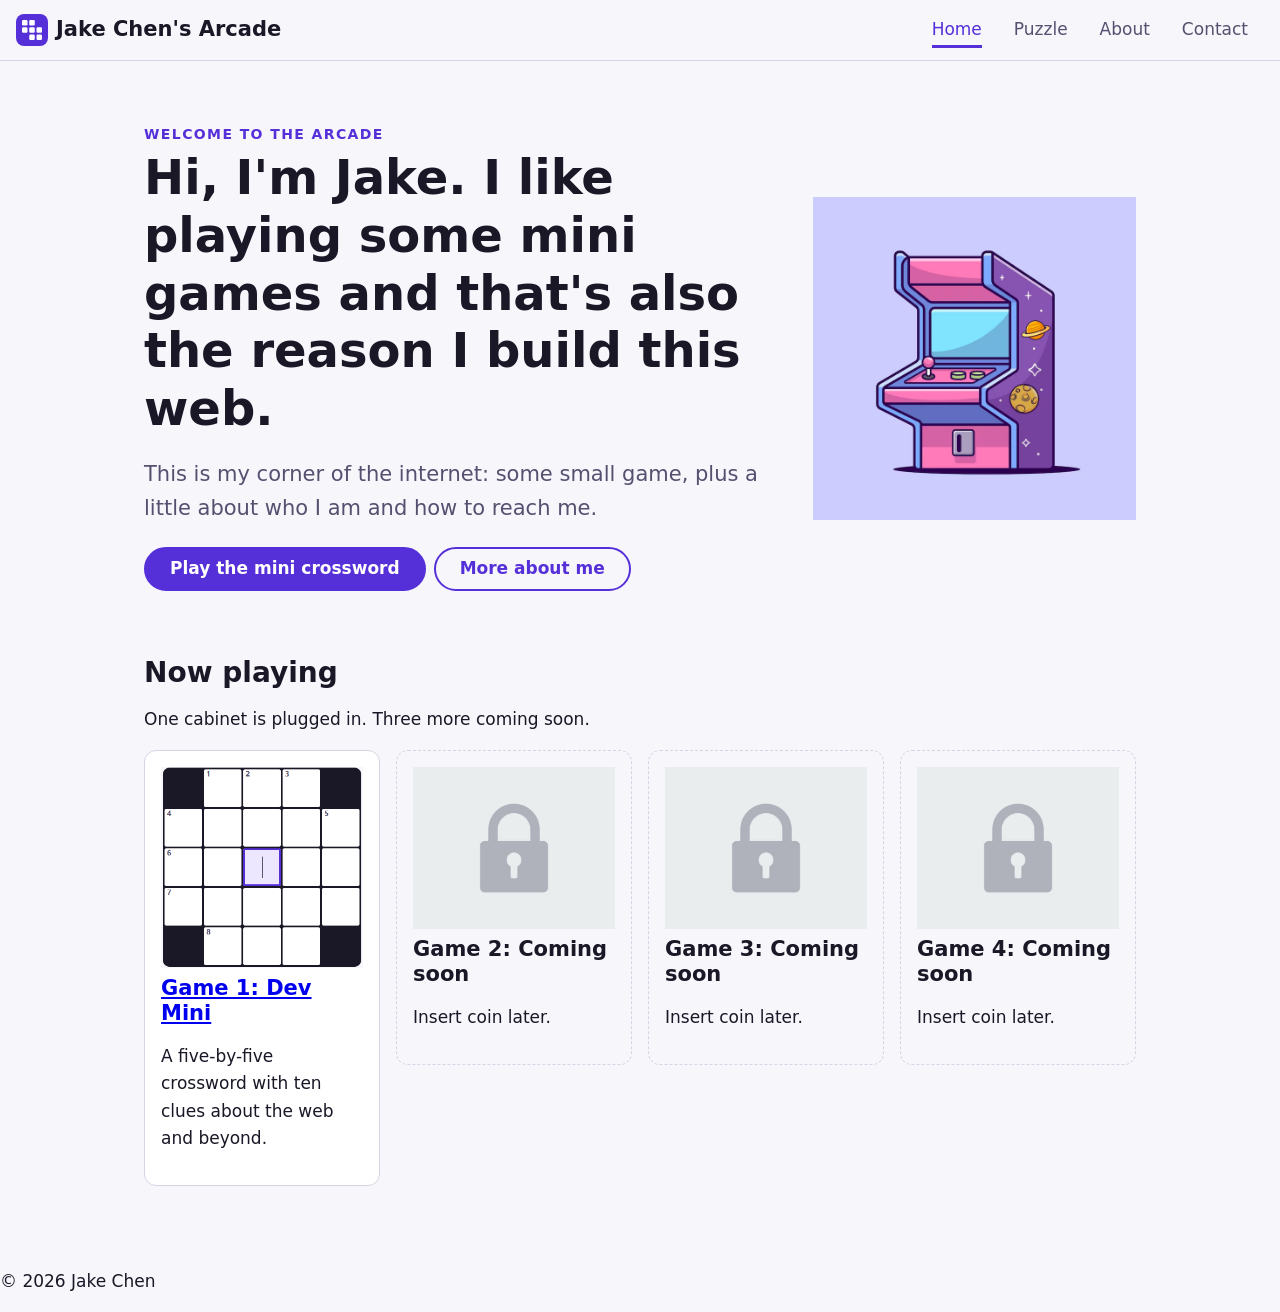
<file: index.html>
<!DOCTYPE html>
<html lang="en">
<head>
  <meta charset="utf-8">
  <meta name="viewport" content="width=device-width, initial-scale=1">
  <meta name="description" content="Jake Chen's arcade.">
  <title>Jake Chen · landing</title>
  <link rel="icon" href="images/favicon.svg" type="image/svg+xml">
  <link rel="stylesheet" href="common.css">
  <link rel="stylesheet" href="home.css">
</head>
<body>
  <header class="site-header">
    <a class="brand" href="./"><img src="images/favicon.svg" width="32" height="32" alt=""> Jake Chen's Arcade</a>
    <nav class="site-nav" aria-label="Main">
      <ul class="nav-list">
        <li><a class="nav-link" href="./index.html" aria-current="page">Home</a></li>
        <li><a class="nav-link" href="game/game.html">Puzzle</a></li>
        <li><a class="nav-link" href="about/about.html">About</a></li>
        <li><a class="nav-link" href="contact/contact.html">Contact</a></li>
      </ul>
    </nav>
  </header>

  <main class="container">
    <section class="hero">
      <div>
        <p class="eyebrow">Welcome to the arcade</p>
        <h1 id="hero-heading">Hi, I'm Jake. I like playing some mini games and that's also the reason I build this web.</h1>
        <p class="lead">This is my corner of the internet: some small game, plus a little about who I am and how to reach me.</p>
        <p class="hero__buttons">
          <a class="button" href="game/game.html">Play the mini crossword</a>
          <a class="button button--secondary" href="about/about.html">More about me</a>
        </p>
      </div>
      <img class="hero__art" src="images/arcade-carbinet.avif" width="320" height="420" alt="">
    </section>

    <section aria-labelledby="games-heading">
      <h2 id="games-heading">Now playing</h2>
      <p>One cabinet is plugged in. Three more coming soon.</p>

      <ul class="card-grid">
        <li>
          <article class="card">
            <img src="images/crossword-preview.png" width="240" height="150" alt="">
            <h3><a href="game/game.html">Game 1: Dev Mini</a></h3>
            <p>A five-by-five crossword with ten clues about the web and beyond.</p>
          </article>
        </li>
        <li>
          <article class="card card--locked">
            <img src="images/locked.jpg" width="240" height="150" alt="">
            <h3>Game 2: Coming soon</h3>
            <p>Insert coin later.</p>
          </article>
        </li>
        <li>
          <article class="card card--locked">
            <img src="images/locked.jpg" width="240" height="150" alt="">
            <h3>Game 3: Coming soon</h3>
            <p>Insert coin later.</p>
          </article>
        </li>
        <li>
          <article class="card card--locked">
            <img src="images/locked.jpg" width="240" height="150" alt="">
            <h3>Game 4: Coming soon</h3>
            <p>Insert coin later.</p>
          </article>
        </li>
      </ul>
    </section>
  </main>
  <footer class="site-footer">
  <p>© 2026 Jake Chen</p>
</footer>
</body>
</html>
</file>
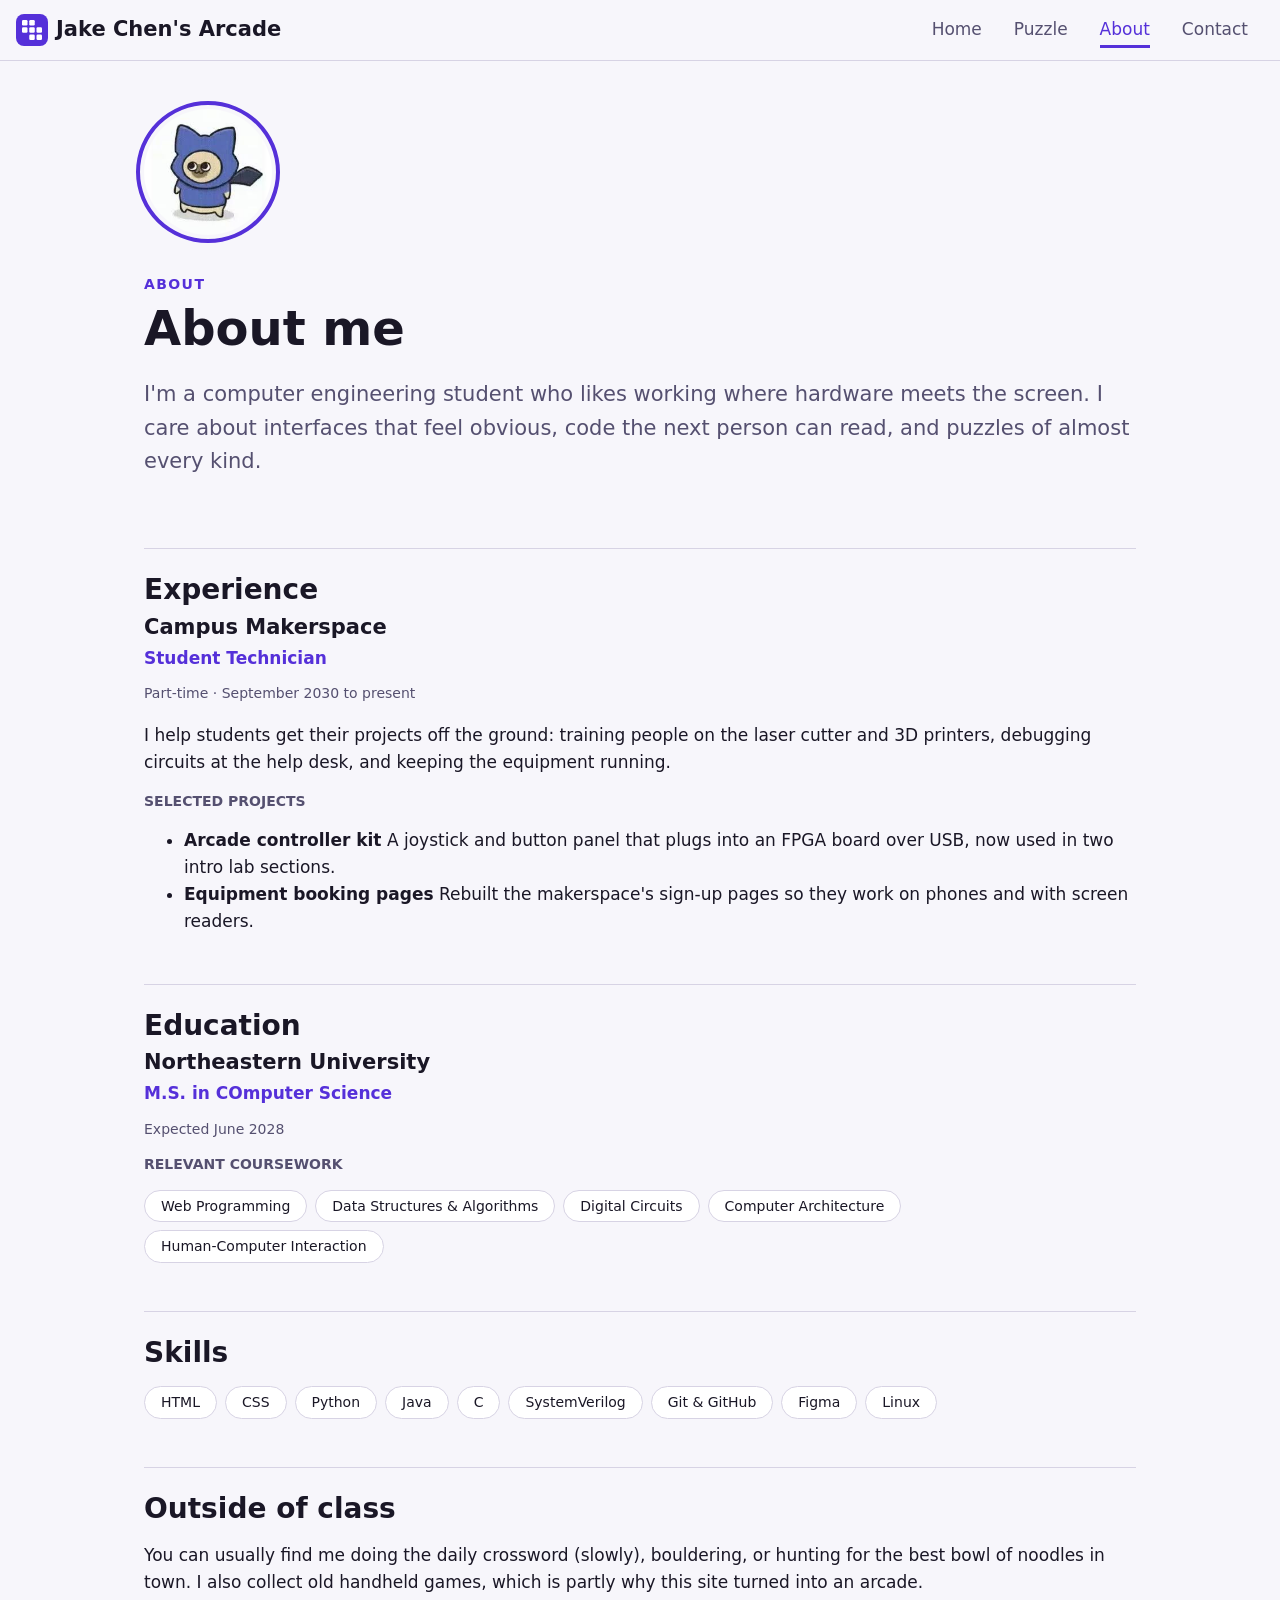
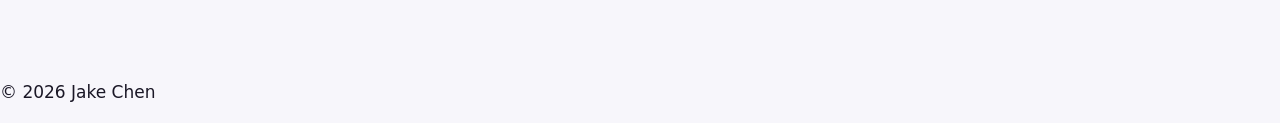
<file: about/about.html>
<!DOCTYPE html>
<html lang="en">
<head>
  <meta charset="utf-8">
  <meta name="viewport" content="width=device-width, initial-scale=1">
  <meta name="description" content="Jake Chen's arcade.">
  <title>Jake Chen · about</title>
  <link rel="icon" href="../images/favicon.svg" type="image/svg+xml">
  <link rel="stylesheet" href="../common.css">
  <link rel="stylesheet" href="about.css">
  
</head>
<body>
  <header class="site-header">
    <a class="brand" href="../"><img src="../images/favicon.svg" width="32" height="32" alt=""> Jake Chen's Arcade</a>
    <nav class="site-nav" aria-label="Main">
      <ul class="nav-list">
        <li><a class="nav-link" href="../index.html">Home</a></li>
        <li><a class="nav-link" href="../game/game.html">Puzzle</a></li>
        <li><a class="nav-link" href="./about.html" aria-current="page">About</a></li>
        <li><a class="nav-link" href="../contact/contact.html">Contact</a></li>
      </ul>
    </nav>
  </header>

  <main class="container">
    <div class="intro">
      <img class="intro__photo" src="../images/images.jpg" width="160" height="160" alt="Illustrated portrait of Jake Chen">
      <div>
        <p class="eyebrow">About</p>
        <h1>About me</h1>
        <p class="lead">I'm a computer engineering student who likes working where hardware meets the screen. I care about interfaces that feel obvious, code the next person can read, and puzzles of almost every kind.</p>
      </div>
    </div>

    <section class="block" aria-labelledby="experience-heading">
      <h2 id="experience-heading">Experience</h2>
      <article>
        <h3>Campus Makerspace</h3>
        <h4>Student Technician</h4>
        <p class="meta">Part-time · September 2030 to present</p>
        <p>I help students get their projects off the ground: training people on the laser cutter and 3D printers, debugging circuits at the help desk, and keeping the equipment running.</p>

        <h5>Selected projects</h5>
        <ul>
          <li><h6>Arcade controller kit</h6> A joystick and button panel that plugs into an FPGA board over USB, now used in two intro lab sections.</li>
          <li><h6>Equipment booking pages</h6> Rebuilt the makerspace's sign-up pages so they work on phones and with screen readers.</li>
        </ul>
      </article>
    </section>

    <section class="block" aria-labelledby="education-heading">
      <h2 id="education-heading">Education</h2>
      <article>
        <h3>Northeastern University</h3>
        <h4>M.S. in COmputer Science</h4>
        <p class="meta">Expected June 2028</p>
        <h5>Relevant coursework</h5>
        <ul class="tags">
          <li>Web Programming</li>
          <li>Data Structures &amp; Algorithms</li>
          <li>Digital Circuits</li>
          <li>Computer Architecture</li>
          <li>Human-Computer Interaction</li>
        </ul>
      </article>
    </section>

    <section class="block" aria-labelledby="skills-heading">
      <h2 id="skills-heading">Skills</h2>
      <ul class="tags">
        <li>HTML</li>
        <li>CSS</li>
        <li>Python</li>
        <li>Java</li>
        <li>C</li>
        <li>SystemVerilog</li>
        <li>Git &amp; GitHub</li>
        <li>Figma</li>
        <li>Linux</li>
      </ul>
    </section>

    <section class="block" aria-labelledby="outside-heading">
      <h2 id="outside-heading">Outside of class</h2>
      <p>You can usually find me doing the daily crossword (slowly), bouldering, or hunting for the best bowl of noodles in town. I also collect old handheld games, which is partly why this site turned into an arcade.</p>
    </section>
  </main>
  <footer class="site-footer">
  <p>© 2026 Jake Chen</p>
</footer>
</body>
</html>
</file>
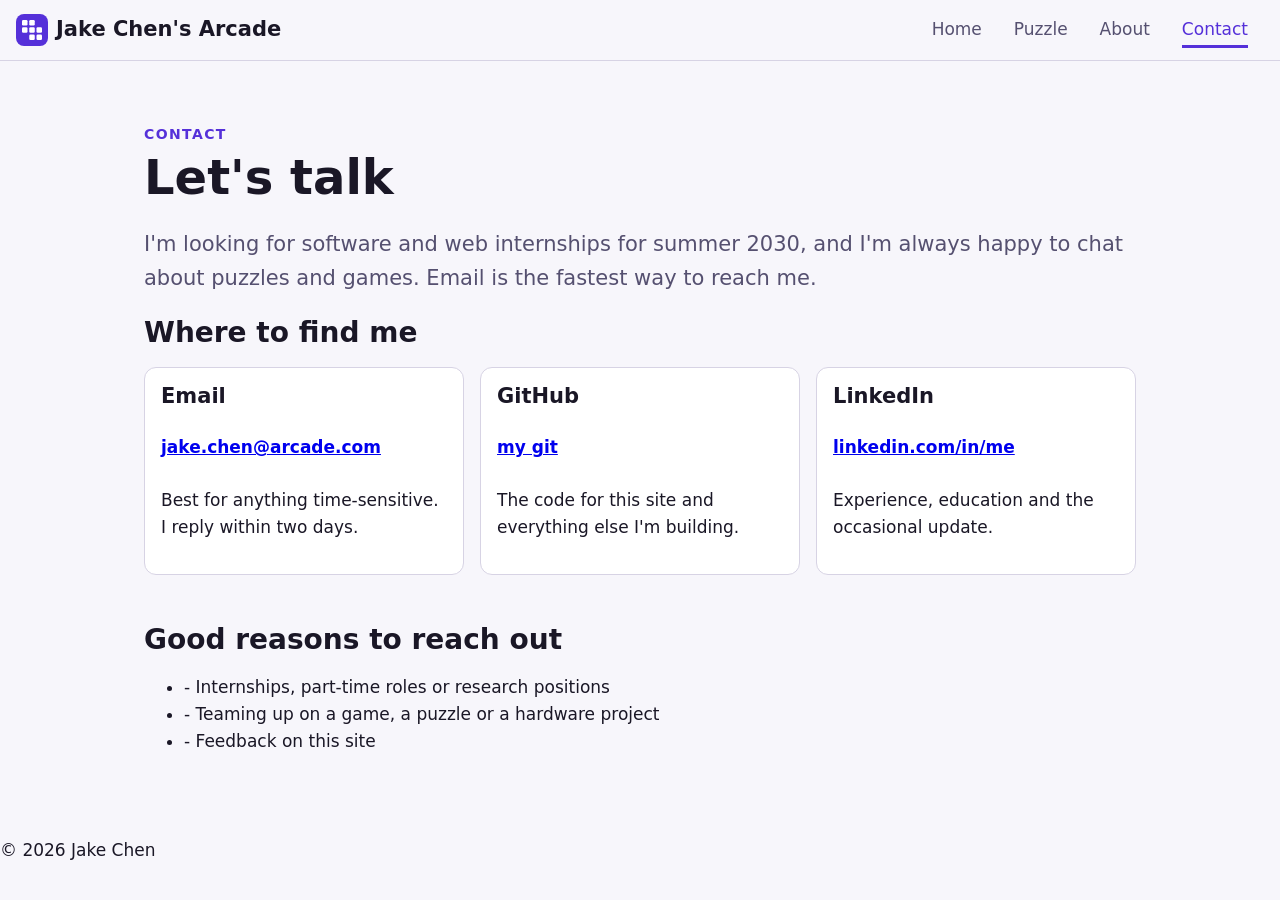
<file: contact/contact.html>
<!DOCTYPE html>
<html lang="en">
<head>
  <meta charset="utf-8">
  <meta name="viewport" content="width=device-width, initial-scale=1">
  <meta name="description" content="Jake Chen's arcade.">
  <title>Jake Chen · contact</title>
  <link rel="icon" href="../images/favicon.svg" type="image/svg+xml">
  <link rel="stylesheet" href="../common.css">
  <link rel="stylesheet" href="contact.css">
  
</head>
<body>
  <header class="site-header">
    <a class="brand" href="../"><img src="../images/favicon.svg" width="32" height="32" alt=""> Jake Chen's Arcade</a>
    <nav class="site-nav" aria-label="Main">
      <ul class="nav-list">
        <li><a class="nav-link" href="../index.html">Home</a></li>
        <li><a class="nav-link" href="../game/game.html">Puzzle</a></li>
        <li><a class="nav-link" href="../about/about.html">About</a></li>
        <li><a class="nav-link" href="./contact.html" aria-current="page">Contact</a></li>
      </ul>
    </nav>
  </header>

  <main class="container">
    <p class="eyebrow">Contact</p>
    <h1>Let's talk</h1>
    <p class="lead">I'm looking for software and web internships for summer 2030, and I'm always happy to chat about puzzles and games. Email is the fastest way to reach me.</p>

    <section aria-labelledby="channels-heading">
      <h2 id="channels-heading">Where to find me</h2>
      <ul class="card-grid">
        <li class="card">
          <h3>Email</h3>
          <p><a href="mailto:jake.chen@arcade.com">jake.chen@arcade.com</a></p>
          <p>Best for anything time-sensitive. I reply within two days.</p>
        </li>
        <li class="card">
          <h3>GitHub</h3>
          <p><a href="https://github.com/RyugajouNanana/HW1_The_Arcade.git">my git</a></p>
          <p>The code for this site and everything else I'm building.</p>
        </li>
        <li class="card">
          <h3>LinkedIn</h3>
          <p><a href="https://www.linkedin.com/in/me">linkedin.com/in/me</a></p>
          <p>Experience, education and the occasional update.</p>
        </li>
      </ul>
    </section>

    <section class="reasons" aria-labelledby="reasons-heading">
      <h2 id="reasons-heading">Good reasons to reach out</h2>
      <ul>
        <li>- Internships, part-time roles or research positions</li>
        <li>- Teaming up on a game, a puzzle or a hardware project</li>
        <li>- Feedback on this site</li>
      </ul>
    </section>
  </main>
  <footer class="site-footer">
  <p>© 2026 Jake Chen</p>
</footer>
</body>
</html>
</file>
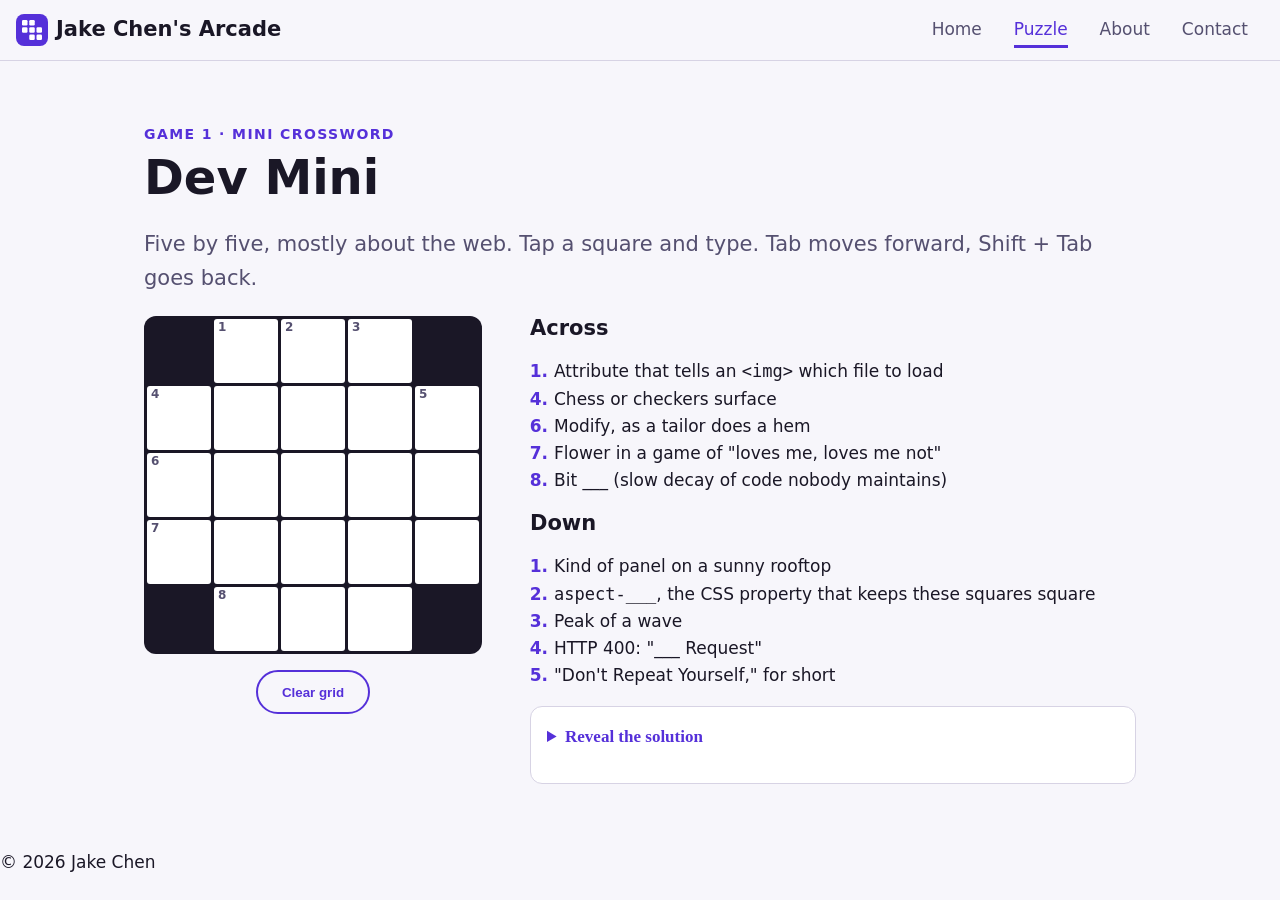
<file: game/game.html>
<!DOCTYPE html>
<html lang="en">
<head>
  <meta charset="utf-8">
  <meta name="viewport" content="width=device-width, initial-scale=1">
  <meta name="description" content="Jake Chen's arcade.">
  <title>Jake Chen · game</title>
  <link rel="icon" href="../images/favicon.svg" type="image/svg+xml">
  <link rel="stylesheet" href="../common.css">
  <link rel="stylesheet" href="game.css">
  
</head>
<body>
  <header class="site-header">
    <a class="brand" href="../"><img src="../images/favicon.svg" width="32" height="32" alt=""> Jake Chen's Arcade</a>
    <nav class="site-nav" aria-label="Main">
      <ul class="nav-list">
        <li><a class="nav-link" href="../index.html">Home</a></li>
        <li><a class="nav-link" href="./game.html" aria-current="page">Puzzle</a></li>
        <li><a class="nav-link" href="../about/about.html">About</a></li>
        <li><a class="nav-link" href="../contact/contact.html">Contact</a></li>
      </ul>
    </nav>
  </header>

  <main class="container">
    <p class="eyebrow">Game 1 · Mini crossword</p>
    <h1>Dev Mini</h1>
    <p class="lead">Five by five, mostly about the web. Tap a square and type. Tab moves forward, Shift + Tab goes back.</p>

    <section class="puzzle" aria-labelledby="puzzle-heading">
      <h2 id="puzzle-heading" class="visually-hidden">Puzzle</h2>

      <form class="puzzle__play" aria-label="Crossword grid">
        <div class="board">
          <div class="cell cell--block"></div>
          <label class="cell"><span class="cell__num" aria-hidden="true">1</span><input type="text" maxlength="1" pattern="[Ss]" placeholder=" " autocomplete="off" aria-label="Row 1, column 2, 1 Across, 1 Down"></label>
          <label class="cell"><span class="cell__num" aria-hidden="true">2</span><input type="text" maxlength="1" pattern="[Rr]" placeholder=" " autocomplete="off" aria-label="Row 1, column 3, 1 Across, 2 Down"></label>
          <label class="cell"><span class="cell__num" aria-hidden="true">3</span><input type="text" maxlength="1" pattern="[Cc]" placeholder=" " autocomplete="off" aria-label="Row 1, column 4, 1 Across, 3 Down"></label>
          <div class="cell cell--block"></div>
          <label class="cell"><span class="cell__num" aria-hidden="true">4</span><input type="text" maxlength="1" pattern="[Bb]" placeholder=" " autocomplete="off" aria-label="Row 2, column 1, 4 Across, 4 Down"></label>
          <label class="cell"><input type="text" maxlength="1" pattern="[Oo]" placeholder=" " autocomplete="off" aria-label="Row 2, column 2, 4 Across, 1 Down"></label>
          <label class="cell"><input type="text" maxlength="1" pattern="[Aa]" placeholder=" " autocomplete="off" aria-label="Row 2, column 3, 4 Across, 2 Down"></label>
          <label class="cell"><input type="text" maxlength="1" pattern="[Rr]" placeholder=" " autocomplete="off" aria-label="Row 2, column 4, 4 Across, 3 Down"></label>
          <label class="cell"><span class="cell__num" aria-hidden="true">5</span><input type="text" maxlength="1" pattern="[Dd]" placeholder=" " autocomplete="off" aria-label="Row 2, column 5, 4 Across, 5 Down"></label>
          <label class="cell"><span class="cell__num" aria-hidden="true">6</span><input type="text" maxlength="1" pattern="[Aa]" placeholder=" " autocomplete="off" aria-label="Row 3, column 1, 6 Across, 4 Down"></label>
          <label class="cell"><input type="text" maxlength="1" pattern="[Ll]" placeholder=" " autocomplete="off" aria-label="Row 3, column 2, 6 Across, 1 Down"></label>
          <label class="cell"><input type="text" maxlength="1" pattern="[Tt]" placeholder=" " autocomplete="off" aria-label="Row 3, column 3, 6 Across, 2 Down"></label>
          <label class="cell"><input type="text" maxlength="1" pattern="[Ee]" placeholder=" " autocomplete="off" aria-label="Row 3, column 4, 6 Across, 3 Down"></label>
          <label class="cell"><input type="text" maxlength="1" pattern="[Rr]" placeholder=" " autocomplete="off" aria-label="Row 3, column 5, 6 Across, 5 Down"></label>
          <label class="cell"><span class="cell__num" aria-hidden="true">7</span><input type="text" maxlength="1" pattern="[Dd]" placeholder=" " autocomplete="off" aria-label="Row 4, column 1, 7 Across, 4 Down"></label>
          <label class="cell"><input type="text" maxlength="1" pattern="[Aa]" placeholder=" " autocomplete="off" aria-label="Row 4, column 2, 7 Across, 1 Down"></label>
          <label class="cell"><input type="text" maxlength="1" pattern="[Ii]" placeholder=" " autocomplete="off" aria-label="Row 4, column 3, 7 Across, 2 Down"></label>
          <label class="cell"><input type="text" maxlength="1" pattern="[Ss]" placeholder=" " autocomplete="off" aria-label="Row 4, column 4, 7 Across, 3 Down"></label>
          <label class="cell"><input type="text" maxlength="1" pattern="[Yy]" placeholder=" " autocomplete="off" aria-label="Row 4, column 5, 7 Across, 5 Down"></label>
          <div class="cell cell--block"></div>
          <label class="cell"><span class="cell__num" aria-hidden="true">8</span><input type="text" maxlength="1" pattern="[Rr]" placeholder=" " autocomplete="off" aria-label="Row 5, column 2, 8 Across, 1 Down"></label>
          <label class="cell"><input type="text" maxlength="1" pattern="[Oo]" placeholder=" " autocomplete="off" aria-label="Row 5, column 3, 8 Across, 2 Down"></label>
          <label class="cell"><input type="text" maxlength="1" pattern="[Tt]" placeholder=" " autocomplete="off" aria-label="Row 5, column 4, 8 Across, 3 Down"></label>
          <div class="cell cell--block"></div>
        </div>
        <p class="solved" role="status"><strong>Solved!</strong> Every letter is right.</p>
        <button class="button button--secondary" type="reset">Clear grid</button>
      </form>

      <div class="clues">
        <section aria-labelledby="across-heading">
          <h3 id="across-heading">Across</h3>
          <ol>
            <li value="1">Attribute that tells an <code>&lt;img&gt;</code> which file to load</li>
            <li value="4">Chess or checkers surface</li>
            <li value="6">Modify, as a tailor does a hem</li>
            <li value="7">Flower in a game of "loves me, loves me not"</li>
            <li value="8">Bit ___ (slow decay of code nobody maintains)</li>
          </ol>
        </section>

        <section aria-labelledby="down-heading">
          <h3 id="down-heading">Down</h3>
          <ol>
            <li value="1">Kind of panel on a sunny rooftop</li>
            <li value="2"><code>aspect-___</code>, the CSS property that keeps these squares square</li>
            <li value="3">Peak of a wave</li>
            <li value="4">HTTP 400: "___ Request"</li>
            <li value="5">"Don't Repeat Yourself," for short</li>
          </ol>
        </section>

        <details class="reveal">
          <summary>Reveal the solution</summary>
          <h4>Across</h4>
          <p>1 SRC · 4 BOARD · 6 ALTER · 7 DAISY · 8 ROT</p>
          <h4>Down</h4>
          <p>1 SOLAR · 2 RATIO · 3 CREST · 4 BAD · 5 DRY</p>
        </details>
      </div>
    </section>
  </main>
  <footer class="site-footer">
  <p>© 2026 Jake Chen</p>
</footer>
</body>
</html>
</file>
<file: common.css>
/* ============================
   The Arcade: shared styles
   ============================ */

:root {
  --color-bg: #f7f6fb;
  --color-surface: #ffffff;
  --color-border: #d7d3e4;
  --color-text: #1a1726;
  --color-text-muted: #555070;
  --color-accent: #5530d9;
  --color-accent-dark: #4422b8;
  --color-accent-soft: #ece7ff;
  --color-success: #067647;

  /* Type */
  --font-body: system-ui, "Segoe UI", Roboto, sans-serif;
  --font-display: Georgia, "Times New Roman", serif;
  --text-sm: 0.875rem;
  --text-md: 1.0625rem;
  --text-lg: 1.3125rem;
  --text-xl: 1.75rem;
  --text-2xl: clamp(2rem, 1.5rem + 2.5vw, 3rem);

  /* Spacing */
  --space-1: 0.25rem;
  --space-2: 0.5rem;
  --space-3: 1rem;
  --space-4: 1.5rem;
  --space-5: 3rem;

  /* Layout and shape */
  --container: 64rem;
  --measure: 65ch;
  --tap: 44px;
  --radius: 0.75rem;
}

/* ============================
   Base
   ============================ */

* {
  box-sizing: border-box;
}

body {
  margin: 0;
  background-color: var(--color-bg);
  color: var(--color-text);
  font-size: var(--text-md);
  font-family: var(--font-body);
  line-height: 1.6;
}

:focus-visible {
  outline: 3px solid var(--color-accent);
  outline-offset: 2px;
}

h1,
h2,
h3,
h4,
h5,
h6 {
  margin: 0 0 var(--space-2);
  line-height: 1.2;
}

h1 { font-size: var(--text-2xl); }
h2 { font-size: var(--text-xl); }
h3 { font-size: var(--text-lg); }
h4 { font-size: var(--text-md); }
h5,
h6 { font-size: var(--text-sm); }


img {
  max-width: 100%;
  height: auto;
}

.container {
  max-width: var(--container);
  margin: 0 auto;
  padding: var(--space-5) var(--space-3);
}

.eyebrow {
  margin-bottom: var(--space-1);
  color: var(--color-accent);
  font-size: var(--text-sm);
  font-weight: 700;
  text-transform: uppercase;
  letter-spacing: 0.1em;
}

.lead {
  color: var(--color-text-muted);
  font-size: var(--text-lg);
}

/* ====================
   Header and navbar 
   ==================== */

.site-header {
  position: sticky;
  top: 0;
  z-index: 10;
  display: flex;
  align-items: center;
  justify-content: space-between;
  padding: var(--space-2) var(--space-3);
  border-bottom: 1px solid var(--color-border);
  background-color: var(--color-bg);
}

.brand {
  display: flex;
  align-items: center;
  gap: var(--space-2);
  min-height: var(--tap);
  color: var(--color-text);
  font-size: var(--text-lg);
  font-weight: 700;
  text-decoration: none;
}

.nav-list {
  display: flex;
  margin: 0;
  padding: 0;
  list-style: none;
}

.nav-link {
  position: relative;
  display: flex;
  align-items: center;
  justify-content: center;
  min-height: var(--tap);
  padding: 0 var(--space-3);
  color: var(--color-text-muted);
  text-decoration: none;
  transition: color 0.15s;
}

.nav-link:hover,
.nav-link[aria-current="page"] {
  color: var(--color-accent);
}

.nav-link[aria-current="page"]::after {
  content: "";
  position: absolute;
  right: var(--space-3);
  bottom: 4px;
  left: var(--space-3);
  height: 3px;
  background-color: var(--color-accent);
}

/* =========================
    Buttons
   ========================= */

.button {
  display: inline-flex;
  align-items: center;
  min-height: var(--tap);
  padding: 0 var(--space-4);
  border: 2px solid var(--color-accent);
  border-radius: 999px;
  background-color: var(--color-accent);
  color: #ffffff;
  font-weight: 700;
  text-decoration: none;
  cursor: pointer;
  transition: transform 0.15s;
}

.button:hover { transform: translateY(-2px); }

.button--secondary {
  background-color: transparent;
  color: var(--color-accent);
}

.card-grid {
  display: grid;
  grid-template-columns: repeat(auto-fit, minmax(13rem, 1fr));
  gap: var(--space-3);
  padding: 0;
  list-style: none;
}

.card {
  padding: var(--space-3);
  border: 1px solid var(--color-border);
  border-radius: var(--radius);
  background-color: var(--color-surface);
}

@media (max-width: 40rem) {
  body {
    padding-bottom: 3.5rem; 
  }

  .container {
    padding-top: var(--space-4);
  }

  .site-nav {
    position: fixed;
    right: 0;
    bottom: 0;
    left: 0;
    border-top: 1px solid var(--color-border);
    background-color: var(--color-surface);
  }

  .nav-list li {
    flex: 1;
  }

  .nav-link {
    min-height: 3.5rem;
    padding: 0;
    font-size: var(--text-sm);
  }

  .nav-link[aria-current="page"]::after {
    top: 0;
    bottom: auto;
    left: 25%;
    right: 25%;
  }
}
</file>
<file: home.css>
/* Landing page */

.hero {
  display: grid;
  align-items: center;
  gap: var(--space-4);
  margin-bottom: var(--space-5);
}

.hero__buttons {
  display: flex;
  flex-wrap: wrap;
  gap: var(--space-2);
}

@media (min-width: 48rem) {
  .hero {
    grid-template-columns: 2fr 1fr;
  }

  .hero__art {
    width: 100%;
  }
}

.card--locked {
  border-style: dashed;
  background-color: transparent;
}
</file>
<file: about/about.css>
/* About page */

.intro {
  display: flex;
  flex-wrap: wrap;
  align-items: center;
  gap: var(--space-4);
}

.intro__photo {
  width: 8rem;
  border-radius: 50%;
  outline: 4px solid var(--color-accent);
  outline-offset: 4px;
}

.block {
  margin-top: var(--space-5);
  padding-top: var(--space-4);
  border-top: 1px solid var(--color-border);
}

.block h4 {
  margin-bottom: 0;
  color: var(--color-accent);
}

.block h5 {
  margin-top: var(--space-3);
  color: var(--color-text-muted);
  text-transform: uppercase;
}

.block h6 {
  display: inline;
  font-size: var(--text-md);
}

.meta {
  color: var(--color-text-muted);
  font-size: var(--text-sm);
}

.tags {
  display: flex;
  flex-wrap: wrap;
  gap: var(--space-2);
  padding: 0;
  list-style: none;
}

.tags li {
  padding: var(--space-1) var(--space-3);
  border: 1px solid var(--color-border);
  border-radius: 999px;
  background-color: var(--color-surface);
  font-size: var(--text-sm);
}
</file>
<file: contact/contact.css>
/* Contact page */

.card a {
  display: inline-flex;
  align-items: center;
  min-height: var(--tap);
  font-weight: 700;
  overflow-wrap: anywhere;
}


.reasons {
  margin-top: var(--space-5);
}
</file>
<file: game/game.css>
/* Puzzle page */

.visually-hidden {
  position: absolute;
  width: 1px;
  height: 1px;
  overflow: hidden;
  clip: rect(0 0 0 0);
  white-space: nowrap;
}

.puzzle {
  display: grid;
  gap: var(--space-5);
  align-items: start;
}

@media (min-width: 52rem) {
  .puzzle {
    grid-template-columns: auto 1fr;
  }
}

.puzzle__play {
  display: flex;
  flex-direction: column;
  align-items: center;
  gap: var(--space-3);
}

.board {
  --cell: clamp(2.75rem, 16vw, 4rem); 
  display: grid;
  grid-template-columns: repeat(5, var(--cell));
  gap: 3px;
  padding: 3px;
  border-radius: var(--radius);
  background-color: var(--color-text);
}

.cell {
  position: relative;
  aspect-ratio: 1;
  border-radius: 3px;
  background-color: var(--color-surface);
}

.cell--block {
  background-color: transparent;
}

.cell input {
  width: 100%;
  height: 100%;
  border: 0;
  border-radius: inherit;
  background-color: transparent;
  color: var(--color-text);
  font-family: var(--font-display);
  font-size: calc(var(--cell) * 0.5);
  font-weight: 700;
  text-align: center;
  text-transform: uppercase;
  transition: background-color 0.15s;
}

.cell input:hover {
  background-color: var(--color-bg);
}

.cell input:focus {
  background-color: var(--color-accent-soft);
}

.cell input:focus-visible {
  outline-offset: -3px;
}

.cell__num {
  position: absolute;
  top: 2px;
  left: 4px;
  color: var(--color-text-muted);
  font-size: 0.75rem;
  font-weight: 700;
  line-height: 1;
}

.solved {
  display: none;
  margin: 0;
  padding: var(--space-2) var(--space-3);
  border: 2px solid var(--color-success);
  border-radius: var(--radius);
  color: var(--color-success);
}

.board:not(:has(input:invalid, input:placeholder-shown)) + .solved {
  display: block;
}


.clues ol {
  padding-left: var(--space-4);
}

.clues li::marker {
  color: var(--color-accent);
  font-weight: 700;
}

.reveal {
  padding: var(--space-3);
  border: 1px solid var(--color-border);
  border-radius: var(--radius);
  background-color: var(--color-surface);
}

.reveal summary {
  min-height: var(--tap);
  color: var(--color-accent);
  font-family: var(--font-display);
  font-weight: 700;
  cursor: pointer;
}
</file>
